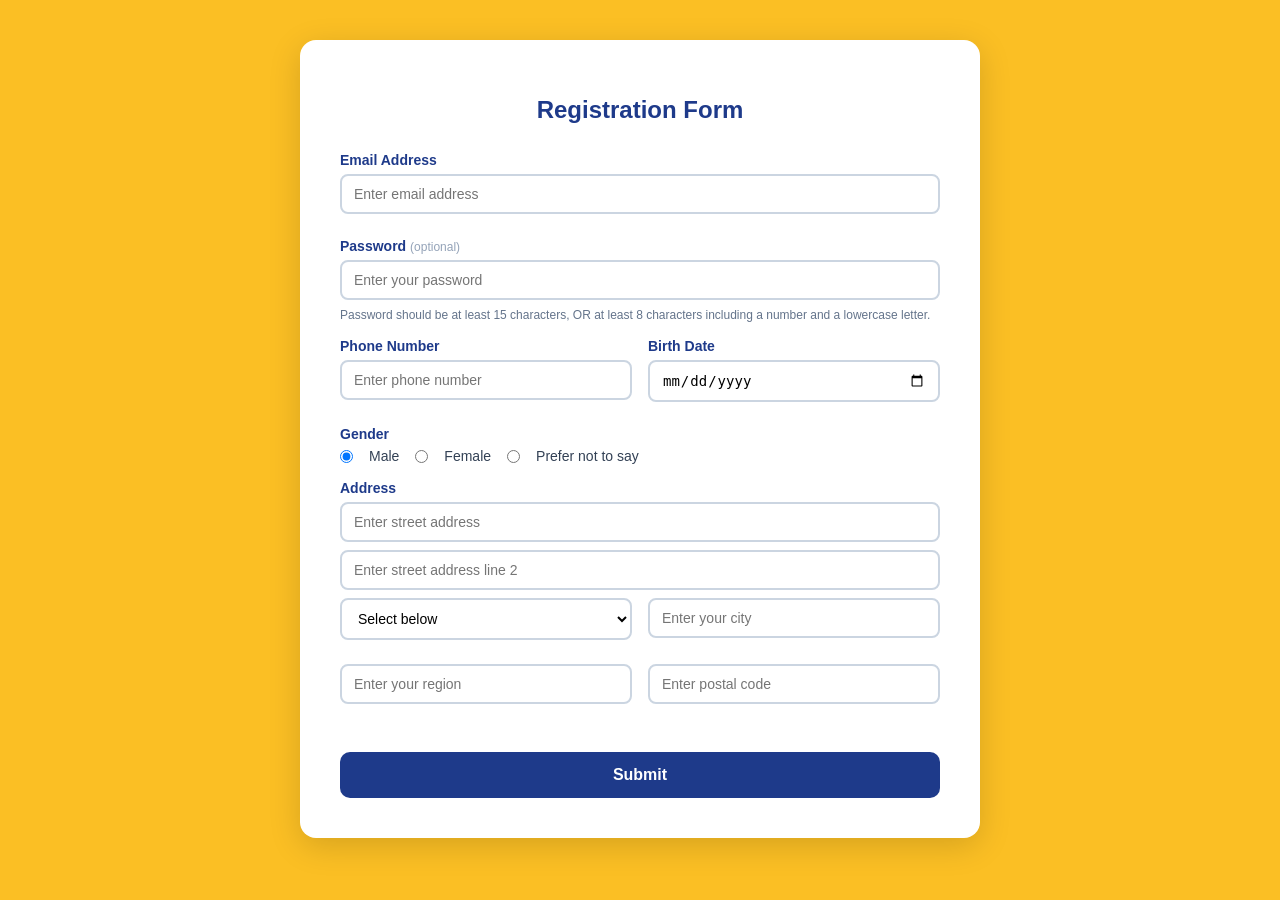
<file: 25ESKCX042/DAY 2/index.html>
<!DOCTYPE html>
<html lang="en">
<head>
  <meta name="viewport" content="width=device-width, initial-scale=1.0">
  <title>Registration Form</title>
  <link rel="stylesheet" href="style.css">
</head>
<body>

  

    <div class="card">

      <h1>Registration Form</h1>

      <form>

        
        
        <div class="field">
          <label for="txtEmail">Email Address</label>
          <input type="email" id="txtEmail" placeholder="Enter email address" required>
        </div>

        
        <div class="field">
          <label for="txtPassword">Password <span class="optional">(optional)</span></label>
          <input type="password" id="txtPassword" placeholder="Enter your password">
          <p class="hint">Password should be at least 15 characters, OR at least 8 characters including a number and a lowercase letter.</p>
        </div>

        
        <div class="row">
          <div class="field">
            <label for="txtPhone">Phone Number</label>
            <input type="tel" id="txtPhone" placeholder="Enter phone number" required>
          </div>
          <div class="field">
            <label for="dob">Birth Date</label>
            <input type="date" id="dob">
          </div>
        </div>

        
        <div class="field">
          <label>Gender</label>
          <div class="radio-group">
            <input type="radio" id="male" name="gender" checked>
            <label for="male">Male</label>

            <input type="radio" id="female" name="gender">
            <label for="female">Female</label>

            <input type="radio" id="prefer" name="gender">
            <label for="prefer">Prefer not to say</label>
          </div>
        </div>

        
        <div class="field">
          <label>Address</label>

          <input type="text" placeholder="Enter street address">
          <input type="text" placeholder="Enter street address line 2">

          
          <div class="row">
            <div class="field">
              <select>
                <option value="">Select below</option>
                <option value="india">India</option>
                <option value="pakistan">pakistan</option>
                <option value="iran">iran</option>
                <option value="canada">Canada</option>
                <option value="austria">austria</option>
                <option value="germany">Germany</option>
              </select>
            </div>
            <div class="field">
              <input type="text" required placeholder="Enter your city">
            </div>
          </div>

          
          <div class="row">
            <div class="field">
              <input type="text" placeholder="Enter your region">
            </div>
            <div class="field">
              <input type="text" placeholder="Enter postal code">
            </div>
          </div>

        </div>

       
        <button type="submit">Submit</button>

      </form>

    </div>
  </div>

</body>
</html>
</file>
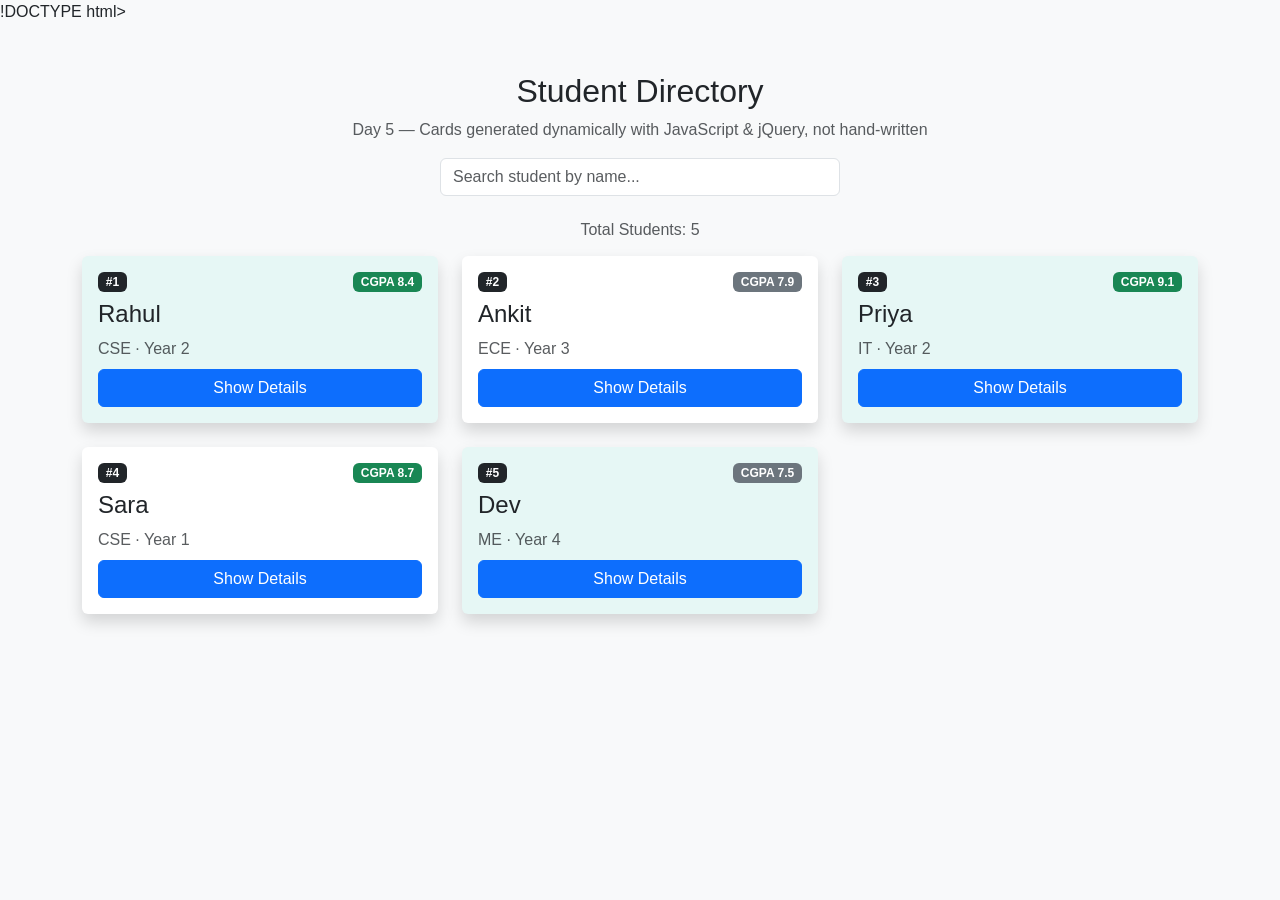
<file: 25ESKCX042/Day-5/index.html>
!DOCTYPE html>
<html lang="en">
<head>
    <meta charset="UTF-8">
    <meta name="viewport" content="width=device-width, initial-scale=1.0">
    <title>Day 5 - Student Directory | jQuery</title>
    <link href="https://cdn.jsdelivr.net/npm/bootstrap@5.3.3/dist/css/bootstrap.min.css" rel="stylesheet">
    <link href="style.css" rel="stylesheet">
</head>
<body class="bg-light">
<div class="container py-5">
 
    <div class="text-center mb-4">
        <h2>Student Directory</h2>
        <p class="text-muted">Day 5 &mdash; Cards generated dynamically with JavaScript &amp; jQuery, not hand-written</p>
        <input type="text" id="searchBox" class="form-control w-50 mx-auto" placeholder="Search student by name...">
    </div>
 
    <h6 id="studentCount" class="text-center text-muted mb-3"></h6>
 
    <div class="row g-4" id="cardContainer">
        <!-- Cards are injected here by script.js. Nothing is hardcoded! -->
    </div>
 
</div>
 
<script src="https://code.jquery.com/jquery-3.7.1.min.js"></script>
<script src="script.js"></script>
</body>
</html>
</file>
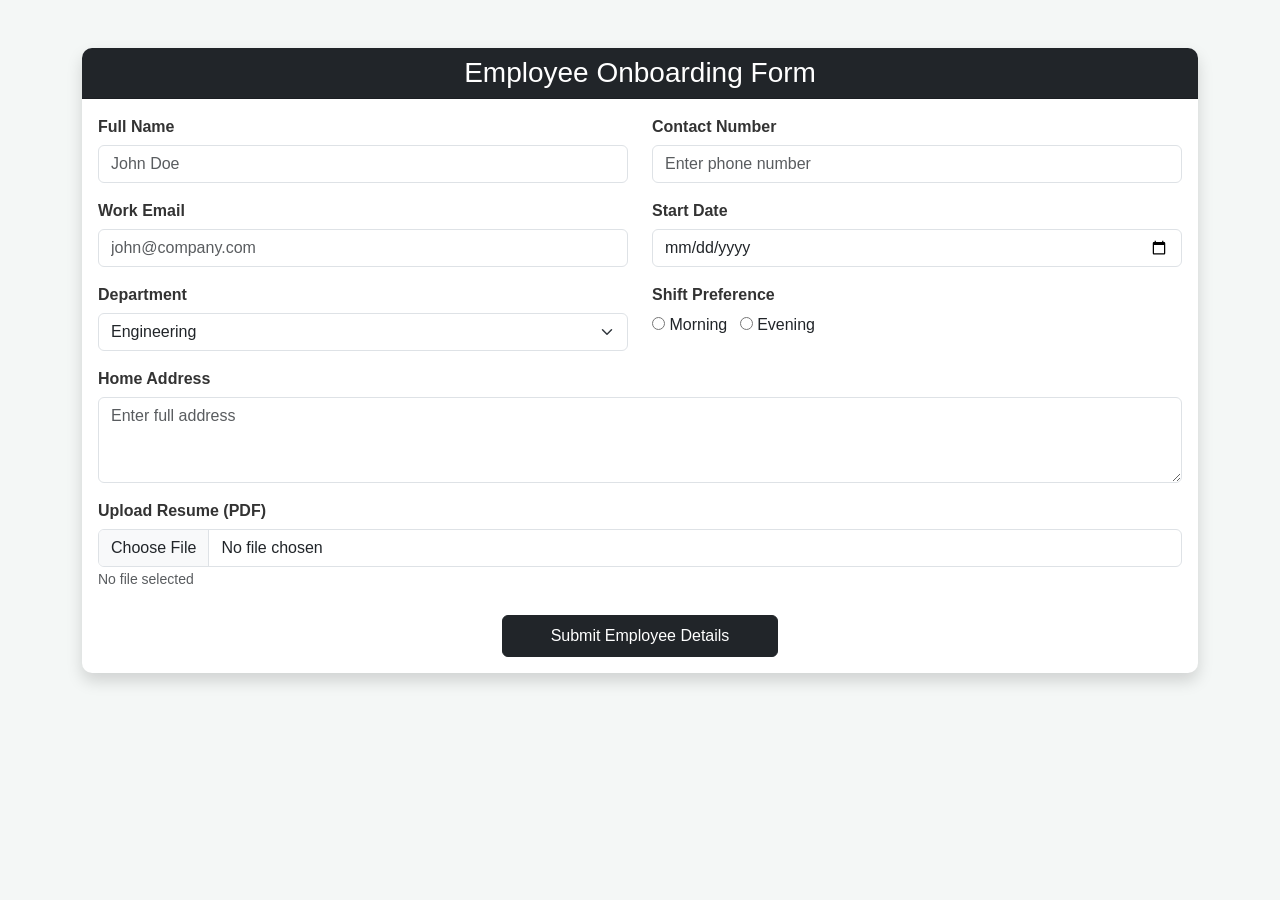
<file: 25ESKCX042/Day-8/index.html>
<!DOCTYPE html>
<html lang="en">
<head>
    <meta charset="UTF-8">
    <meta name="viewport" content="width=device-width, initial-scale=1">
    <title>Employee Onboarding</title>
    <link href="https://cdn.jsdelivr.net/npm/bootstrap@5.3.3/dist/css/bootstrap.min.css" rel="stylesheet">
    <link rel="stylesheet" href="style.css">
</head>
<body>
    <div class="container mt-5 mb-5">
        <div class="card shadow border-0">
            <div class="card-header bg-dark text-white">
                <h3 class="text-center mb-0">Employee Onboarding Form</h3>
            </div>
            <div class="card-body">
                <div id="errorBox"></div>
                <form action="success.php" method="POST">
                    <div class="row">
                        <div class="col-md-6 mb-3">
                            <label>Full Name</label>
                            <input type="text" name="name" id="name" class="form-control" required placeholder="John Doe">
                        </div>
                        <div class="col-md-6 mb-3">
                            <label>Contact Number</label>
                            <input type="text" name="phone" class="form-control" required placeholder="Enter phone number">
                        </div>
                        <div class="col-md-6 mb-3">
                            <label>Work Email</label>
                            <input type="email" name="email" class="form-control" required placeholder="john@company.com">
                        </div>
                        <div class="col-md-6 mb-3">
                            <label>Start Date</label>
                            <input type="date" name="start_date" class="form-control" required>
                        </div>
                        <div class="col-md-6 mb-3">
                            <label>Department</label>
                            <select name="department" class="form-select">
                                <option value="Engineering">Engineering</option>
                                <option value="Marketing">Marketing</option>
                                <option value="Human Resources">Human Resources</option>
                                <option value="Sales">Sales</option>
                            </select>
                        </div>
                        <div class="col-md-6 mb-3">
                            <label>Shift Preference</label><br>
                            <input type="radio" name="shift" value="Morning" required> Morning
                            <input type="radio" name="shift" value="Evening" class="ms-2"> Evening
                        </div>
                        <div class="col-12 mb-3">
                            <label>Home Address</label>
                            <textarea name="address" id="address" rows="3" class="form-control" placeholder="Enter full address"></textarea>
                        </div>
                        <div class="col-md-12 mb-4">
                            <label>Upload Resume (PDF)</label>
                            <input type="file" id="resume" class="form-control">
                            <small id="fileName" class="text-muted">No file selected</small>
                        </div>
                    </div>
                    <div class="text-center">
                        <button type="submit" class="btn btn-dark px-5 py-2">Submit Employee Details</button>
                    </div>
                </form>
            </div>
        </div>
    </div>
    <script src="script.js"></script>
</body>
</html>
</file>
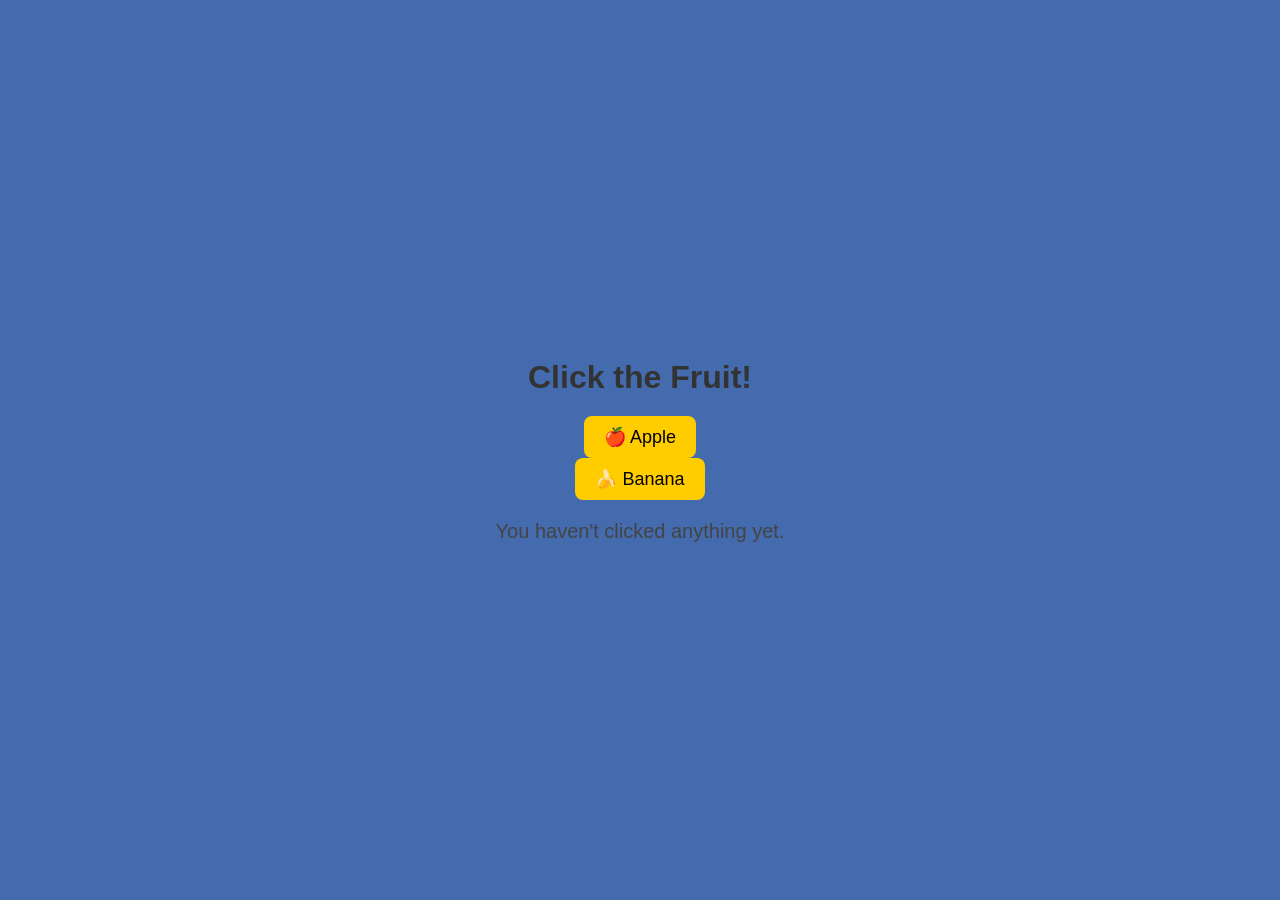
<file: 25ESKCX042/Day-4/Day-4.html>
<!DOCTYPE html>
<html lang="en">
<head>
<meta charset="UTF-8">
<title>Apple Banana Game</title>
<link rel="stylesheet" href="Day-4.css">
<body>

  <h1>Click the Fruit!</h1>

  <button onclick="clickApple()">🍎 Apple</button>
  <button onclick="clickBanana()">🍌 Banana</button>

  <p id="result">You haven't clicked anything yet.</p>

  <script src="Day-4.js"></script>

</body>
</html>
</file>
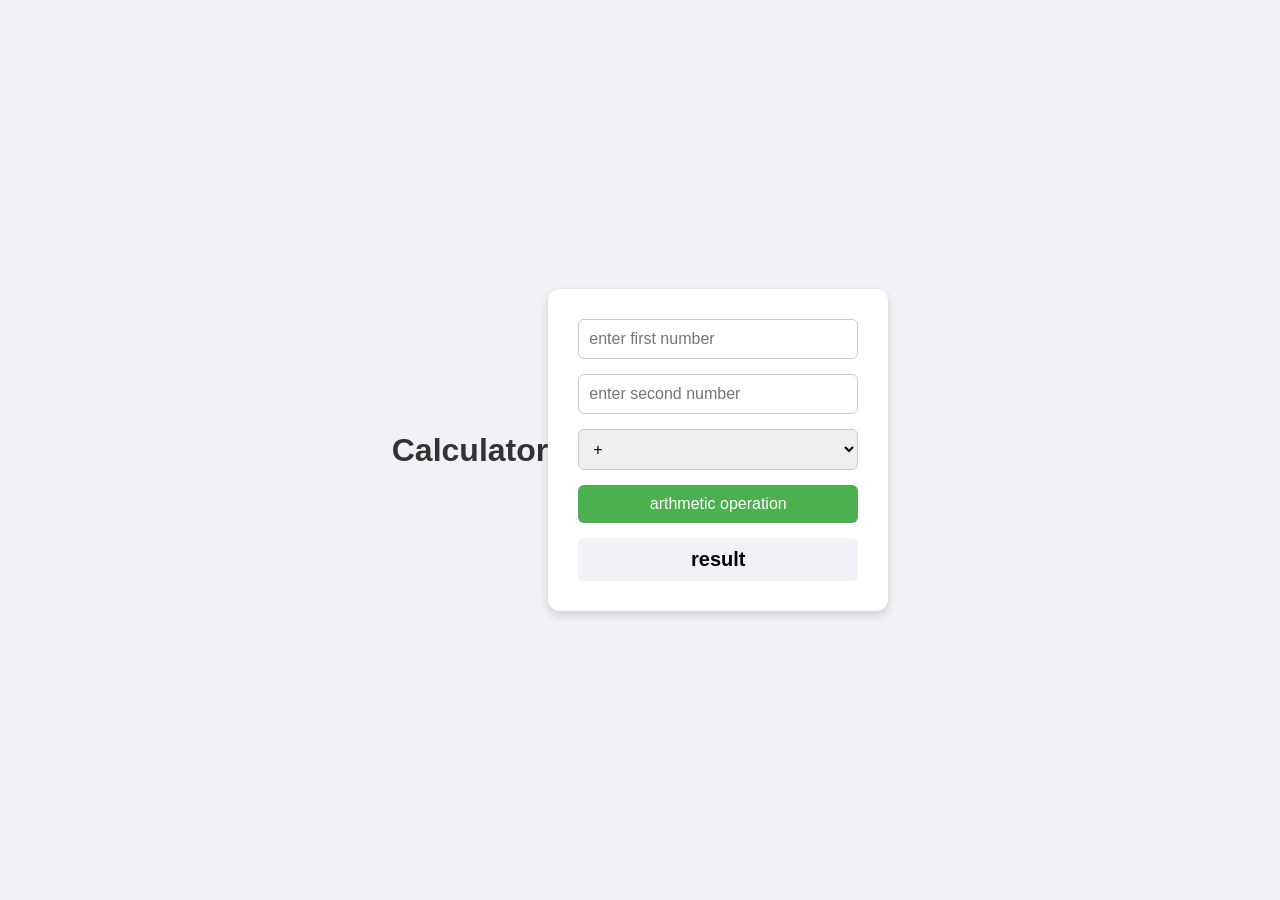
<file: 25ESKCX042/Day-6/calculator.html>
<!DOCTYPE html>
<head>
<link rel = "stylesheet" href="calculator.css">
</head>
<body>
    <h1>Calculator</h1>
    <form>
        <input type="text" id="number1" placeholder="enter first number">
        <input type="text" id="number2" placeholder="enter second number">
        <select id="operator">
            <option value="+">+</option>
            <option value="-">-</option>
            <option value="*">*</option>
            <option value="/">/</option>
        </select>
        <button type="button" onclick="perfromarithemeitcoperations()">
            arthmetic operation
        </button>
        <div id="result">result</div>
    </form>

    <script>
        function perfromarithemeitcoperations() {
            let var1 = 10 ; /* scopes define karta hai , isko redeclare nhi kar skte hai  */
            const pi=3.14; /* constant define karta hai */
            var var2=20; /* block ke bhar bhi define ho skta hai */
            var2; /* gives error , its not used aftter 2015 , its a global variable */ 
             const number1= parseFloat(document.getElementById("number1").value)
             const number2 = parseFloat(document.getElementById("number2").value)
             const operator =document.getElementById("operator").value;
             let result=0;
             switch(operator)
             {
                case "+" : 
                result=number1+number2;
                break;
                case "-":
                    result=number1-number2;
                    break;
                case "*":
                    result=number1*number2;
                    break;
                case "/":
                    if(number2==0){
                        result= "cannot divide by zero" ;
                    }
                    else {
                    result = number1/ number2;
                    }
                    break;
             }
                 const resultDiv = document.getElementById("result");
                resultDiv.innerHTML = result; 
       
        }
      

    </script>
</body>
</file>
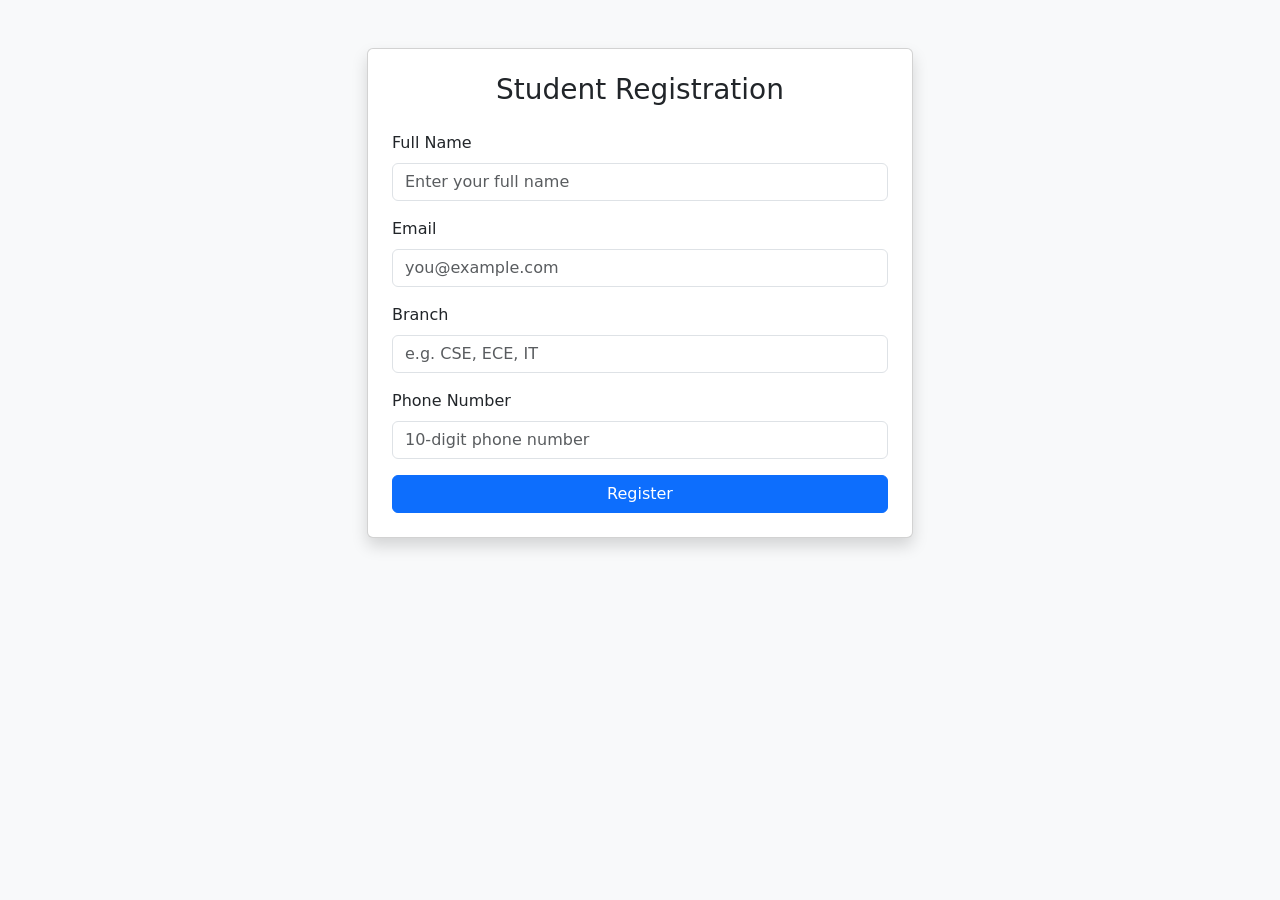
<file: 25ESKCX042/Day-7/register.html>
<!DOCTYPE html>
<html lang="en">
<head>
    <meta charset="UTF-8">
    <meta name="viewport" content="width=device-width, initial-scale=1.0">
    <title>Student Registration</title>
    <link href="https://cdn.jsdelivr.net/npm/bootstrap@5.3.3/dist/css/bootstrap.min.css" rel="stylesheet">
</head>
<body class="bg-light">
<div class="container py-5">
    <div class="row justify-content-center">
        <div class="col-md-6">
            <div class="card shadow">
                <div class="card-body p-4">
                    <h3 class="mb-4 text-center">Student Registration</h3>
                    <form method="POST" action="process.php">
                        <div class="mb-3">
                            <label class="form-label">Full Name</label>
                            <input type="text" class="form-control" name="student_name" placeholder="Enter your full name">
                        </div>
                        <div class="mb-3">
                            <label class="form-label">Email</label>
                            <input type="text" class="form-control" name="student_email" placeholder="you@example.com">
                        </div>
                        <div class="mb-3">
                            <label class="form-label">Branch</label>
                            <input type="text" class="form-control" name="student_branch" placeholder="e.g. CSE, ECE, IT">
                        </div>
                        <div class="mb-3">
                            <label class="form-label">Phone Number</label>
                            <input type="text" class="form-control" name="student_phone" placeholder="10-digit phone number">
                        </div>
                        <button type="submit" class="btn btn-primary w-100">Register</button>
                    </form>
                </div>
            </div>
        </div>
    </div>
</div>
</body>
</html>
</file>
<file: 25ESKCX042/DAY 2/style.css>
/* ── PAGE BACKGROUND ── */
body {
  margin: 0;
  padding: 40px 20px;
  background-color: #fbbf24;
  font-family: 'Segoe UI', Tahoma, Geneva, Verdana, sans-serif;
}

/* ── WHITE CARD IN THE MIDDLE ── */
.card {
  max-width: 600px;
  margin: 0 auto;
  background-color: white;
  border-radius: 16px;
  padding: 40px;
  box-shadow: 0 8px 32px rgba(0, 0, 0, 0.15);
}

/* ── FORM TITLE ── */
h1 {
  text-align: center;
  color: #1e3a8a;
  font-size: 24px;
  margin-bottom: 28px;
}

/* ── EACH FIELD BLOCK ── */
.field {
  display: flex;
  flex-direction: column;
  margin-bottom: 16px;
}

/* ── LABELS ── */
.field > label {
  font-weight: bold;
  font-size: 14px;
  color: #1e3a8a;
  margin-bottom: 6px;
}

/* ── ALL INPUTS AND SELECT ── */
input[type="text"],
input[type="email"],
input[type="password"],
input[type="tel"],
input[type="date"],
select {
  width: 100%;
  padding: 10px 12px;
  border: 2px solid #cbd5e1;
  border-radius: 8px;
  font-size: 14px;
  outline: none;
  box-sizing: border-box;
  margin-bottom: 8px;
  background-color: white;
}

input:focus,
select:focus {
  border-color: #1e3a8a;
}

/* ── HINT TEXT BELOW PASSWORD ── */
.hint {
  font-size: 12px;
  color: #64748b;
  margin: 0;
}

/* ── OPTIONAL LABEL ── */
.optional {
  font-weight: normal;
  font-size: 12px;
  color: #94a3b8;
}

/* ── ROW — puts two fields side by side ── */
.row {
  display: flex;
  gap: 16px;
}

.row .field {
  flex: 1;
}

/* ── RADIO BUTTONS ROW ── */
.radio-group {
  display: flex;
  align-items: center;
  gap: 16px;
  flex-wrap: wrap;
}

.radio-group input[type="radio"] {
  width: auto;
  margin: 0;
}

.radio-group label {
  font-size: 14px;
  color: #334155;
  font-weight: normal;
}

/* ── SUBMIT BUTTON ── */
button[type="submit"] {
  width: 100%;
  padding: 14px;
  background-color: #1e3a8a;
  color: white;
  font-size: 16px;
  font-weight: bold;
  border: none;
  border-radius: 10px;
  cursor: pointer;
  margin-top: 8px;
}

button[type="submit"]:hover {
  background-color: #1e40af;
}
</file>
<file: 25ESKCX042/Day-5/style.css>
body {
    font-family: 'Segoe UI', sans-serif;
}
 
.card {
    border: none;
    transition: transform 0.2s ease;
}
 
.card:hover {
    transform: translateY(-4px);
}
 
.bg-teal-soft {
    background-color: #e6f7f5;
}
 
.toggle-btn {
    transition: background-color 0.3s ease;
}
 
#searchBox {
    max-width: 400px;
}
</file>
<file: 25ESKCX042/Day-8/style.css>
body {
    background-color: #f4f7f6;
    font-family: 'Segoe UI', Tahoma, Geneva, Verdana, sans-serif;
}

.card {
    border-radius: 10px;
}

.card-header {
    border-radius: 10px 10px 0 0 !important;
}

label {
    font-weight: 600;
    margin-bottom: 6px;
    color: #333;
}

#errorBox {
    display: none;
    background: #ffdbdb;
    color: #d90000;
    padding: 15px;
    margin-bottom: 20px;
    border-left: 6px solid #d90000;
    border-radius: 4px;
    font-weight: 500;
}
</file>
<file: 25ESKCX042/Day-4/Day-4.css>
body {
  display: flex;
  flex-direction: column;
  align-items: center;
  justify-content: center;
  height: 100vh;
  margin: 0;
  font-family: Arial, sans-serif;
  background-color: #436bad;
  text-align: center;
}

h1 {
  font-size: 32px;
  color: #333;
  margin-bottom: 20px;
}

button {
  font-size: 18px;
  padding: 10px 20px;
  margin: 0 10px;
  border: none;
  border-radius: 8px;
  cursor: pointer;
  background-color: #ffcc00;
}

button:hover {
  background-color: #ffb700;
}

#result {
  margin-top: 20px;
  font-size: 20px;
  color: #444;
}
</file>
<file: 25ESKCX042/Day-6/calculator.css>
body{
    font-family: Arial, Helvetica, sans-serif;
    background: #f0f2f5;
    display: flex;
    justify-content: center;
    align-items: center;
    height: 100vh;
    margin: 0;
}
 
h1{
    text-align: center;
    color: #333;
}
 
form{
    background: white;
    padding: 30px;
    border-radius: 12px;
    box-shadow: 0 4px 10px rgba(0,0,0,0.15);
    display: flex;
    flex-direction: column;
    gap: 15px;
    width: 280px;
}
 
input, select{
    padding: 10px;
    font-size: 16px;
    border: 1px solid #ccc;
    border-radius: 6px;
}
button{
    padding: 10px;
    font-size: 16px;
    background: #4CAF50;
    color: white;
    border: none;
    border-radius: 6px;
    cursor: pointer;
}
 
button:hover{
    background: #45a049;
}

#result{
    text-align: center;
    font-size: 20px;
    font-weight: bold;
    padding: 10px;
    background: #f0f2f5;
    border-radius: 6px;
}
</file>
